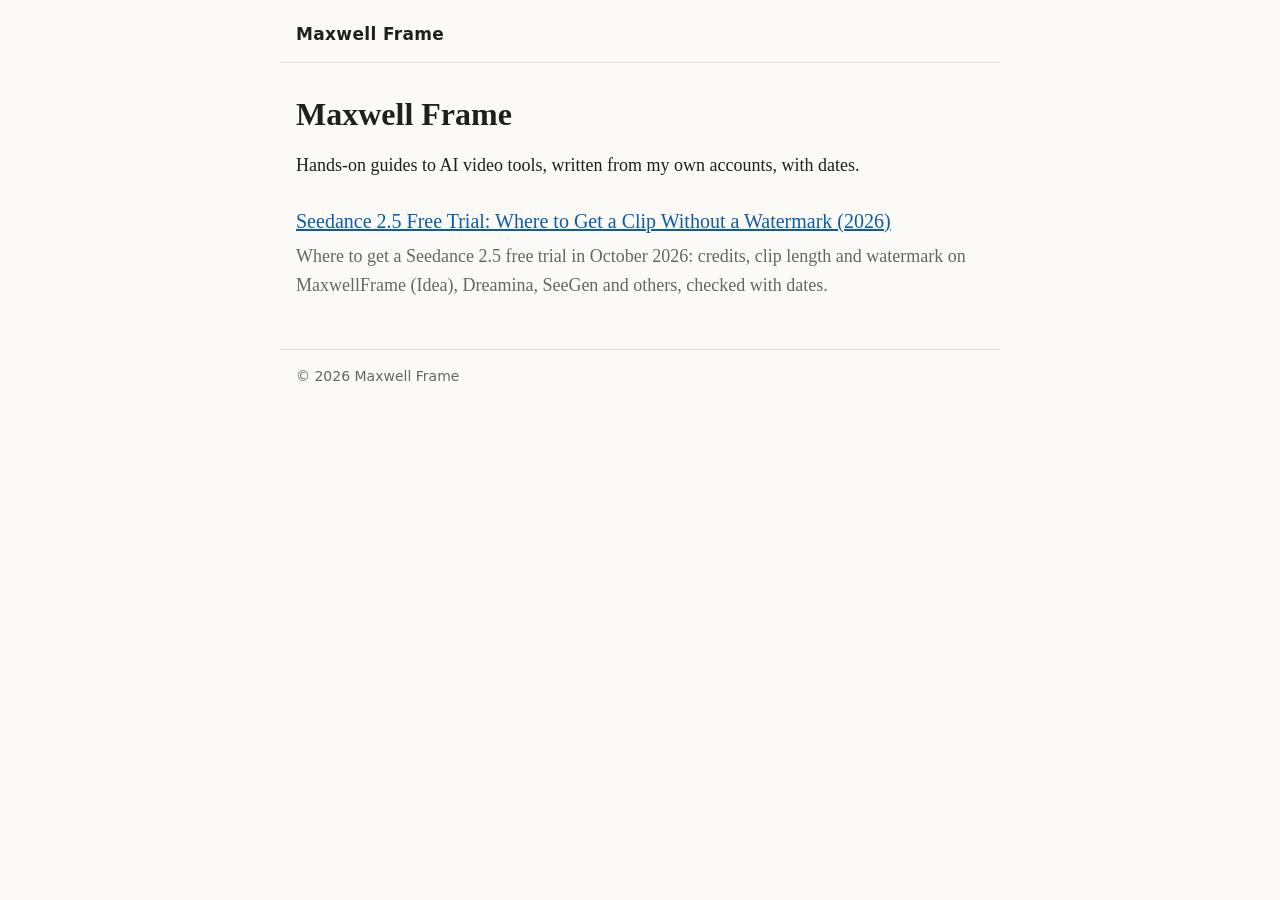
<file: index.html>
<!doctype html>
<html lang="en">
<head>
<meta charset="utf-8">
<meta name="viewport" content="width=device-width, initial-scale=1">
<title>Maxwell Frame</title>
<meta name="description" content="Hands-on guides to AI video tools: free trials, prices and settings, checked with dates.">
<link rel="canonical" href="https://maxwellframe.com/">
<link rel="stylesheet" href="/style.css">
</head>
<body>
<header><a href="/">Maxwell Frame</a></header>
<main>
<h1>Maxwell Frame</h1>
<p>Hands-on guides to AI video tools, written from my own accounts, with dates.</p>
<ul class="posts">
<li><a href="/seedance-2-5-free-trial/">Seedance 2.5 Free Trial: Where to Get a Clip Without a Watermark (2026)</a><p>Where to get a Seedance 2.5 free trial in October 2026: credits, clip length and watermark on MaxwellFrame (Idea), Dreamina, SeeGen and others, checked with dates.</p></li>
</ul>
</main>
<footer>© 2026 Maxwell Frame</footer>
</body>
</html>
</file>
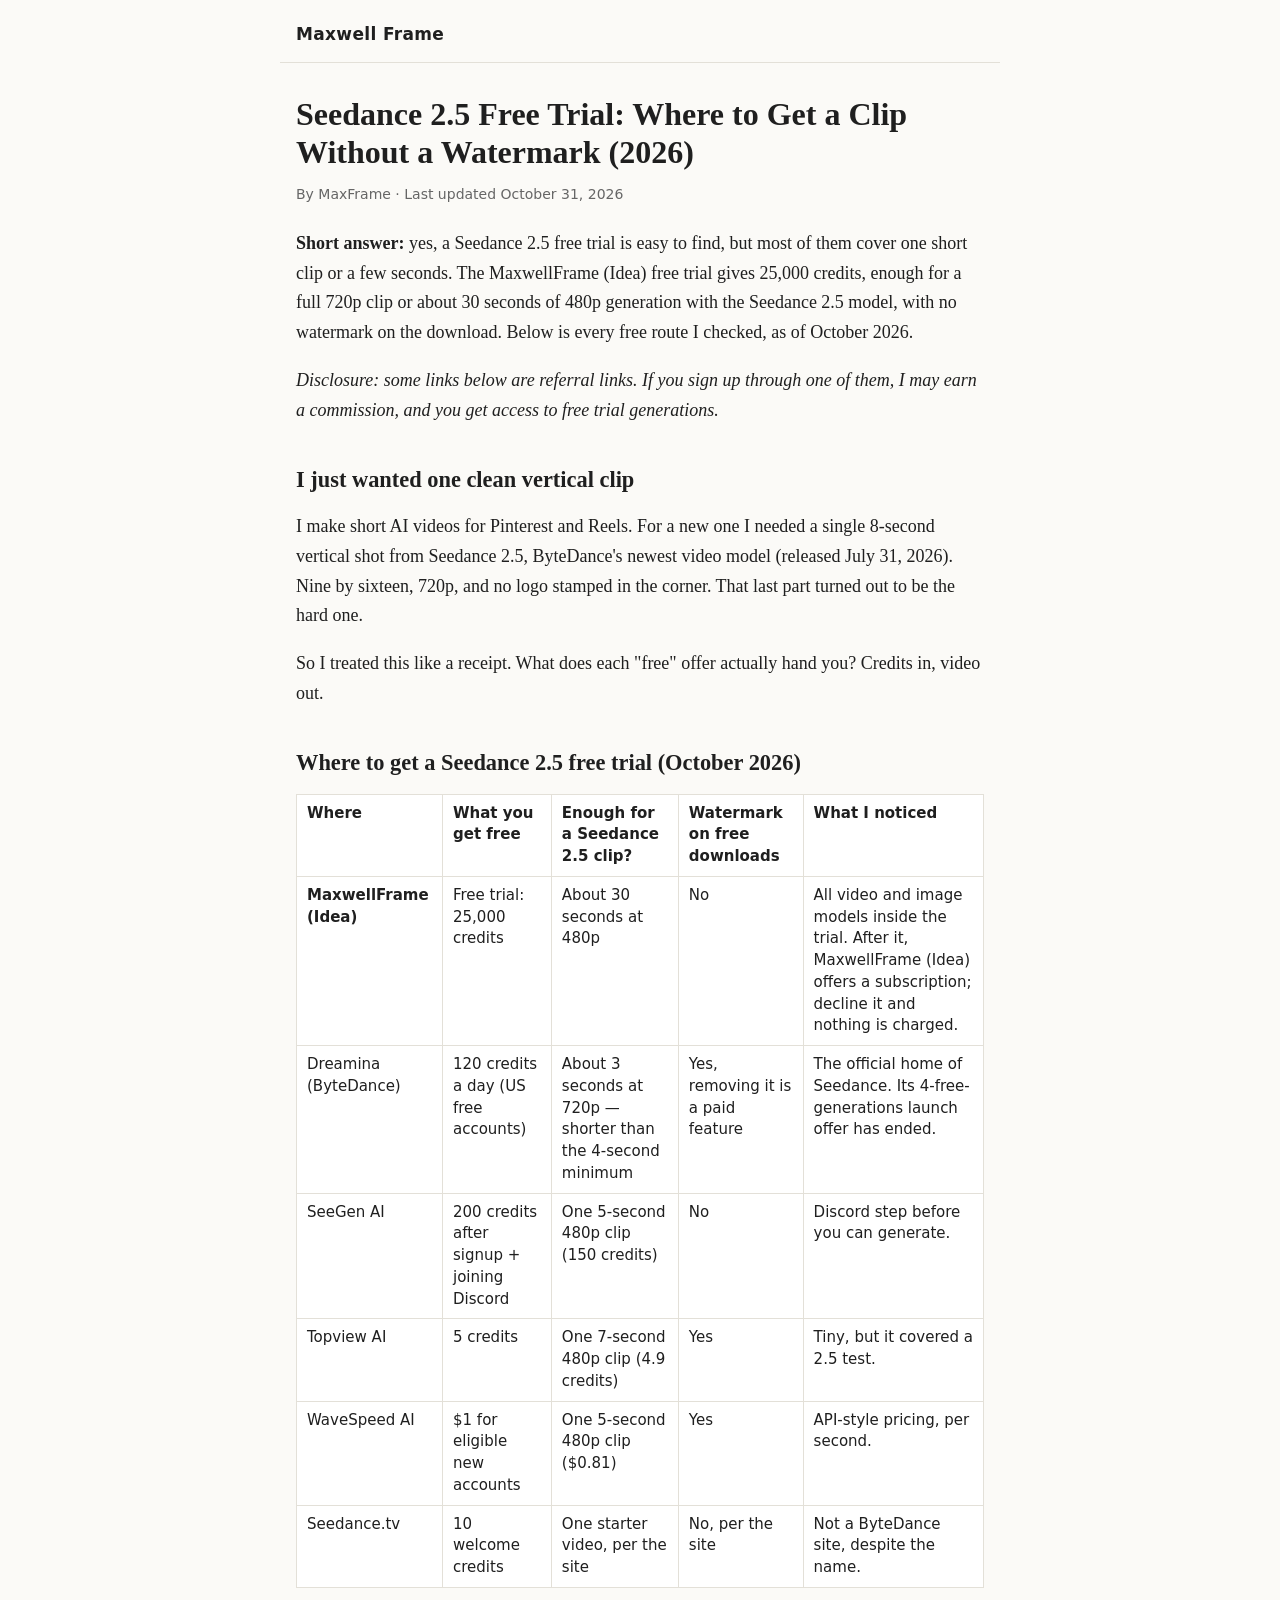
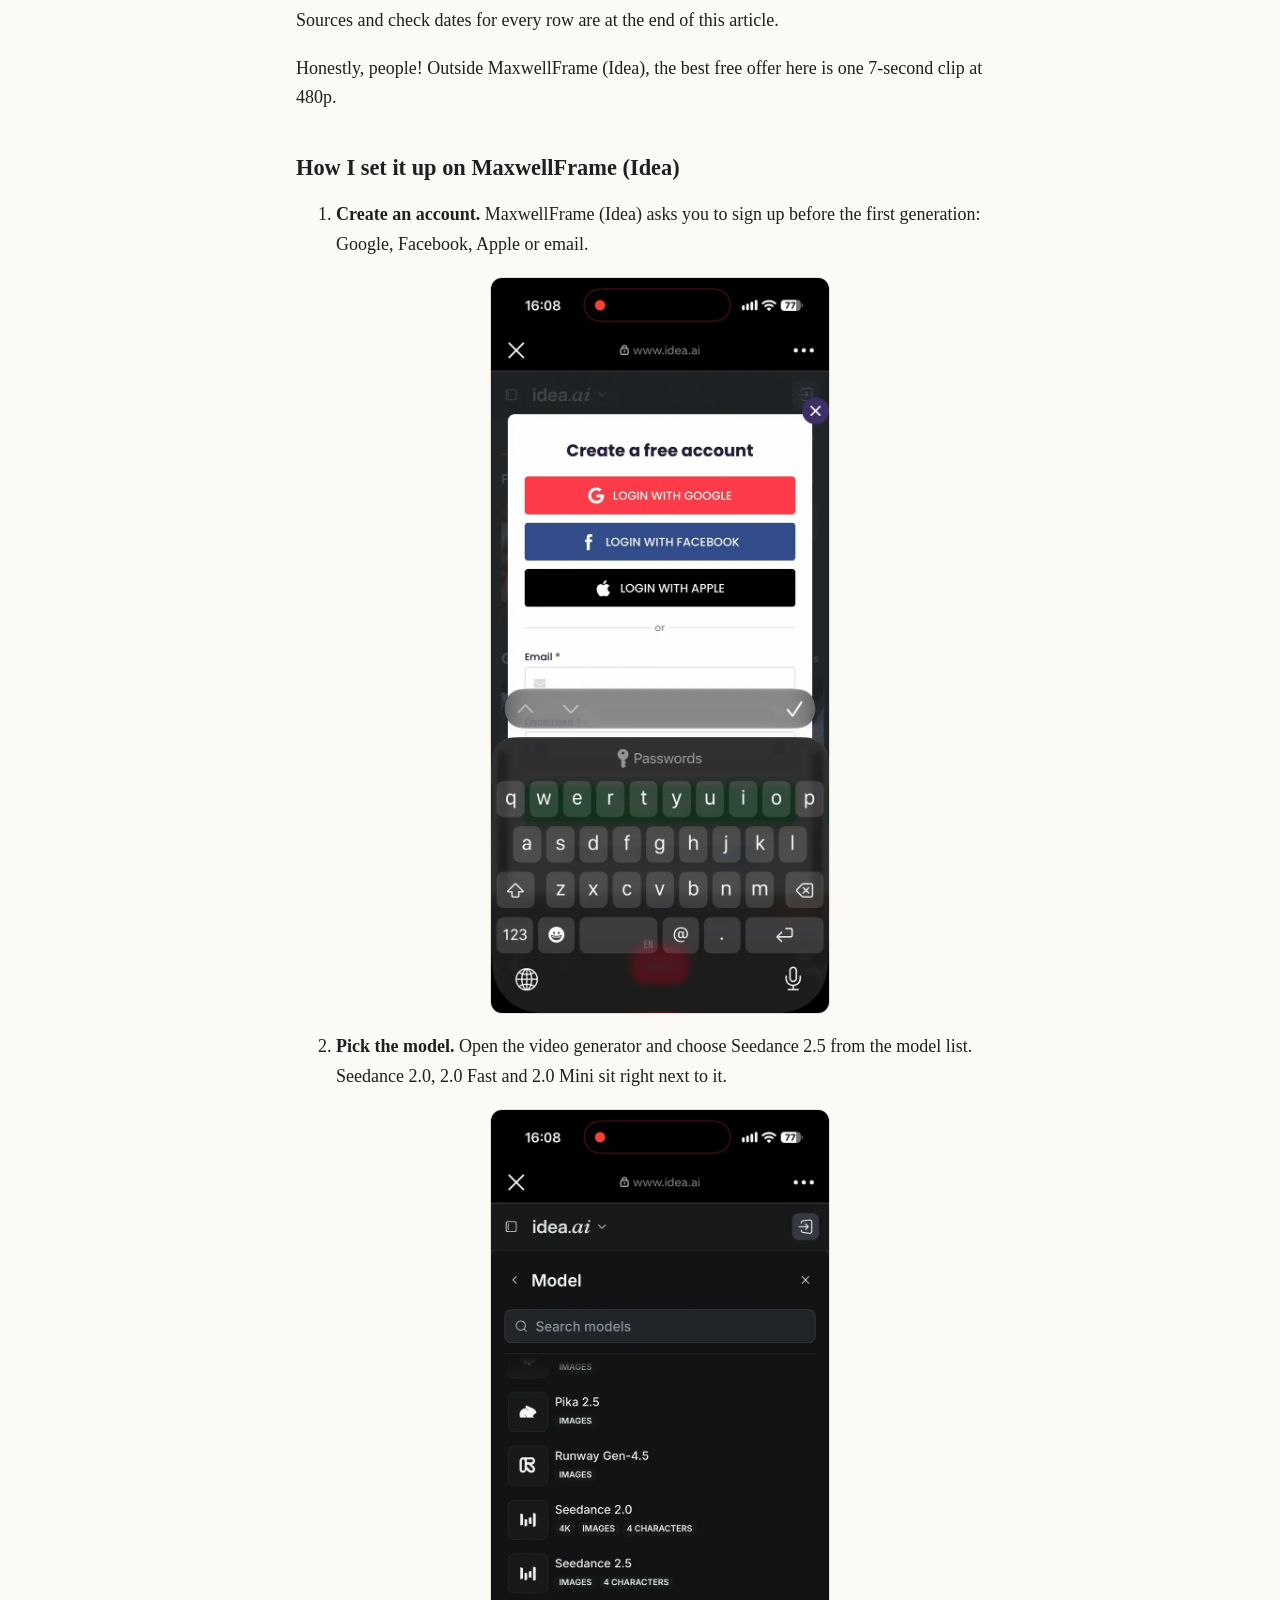
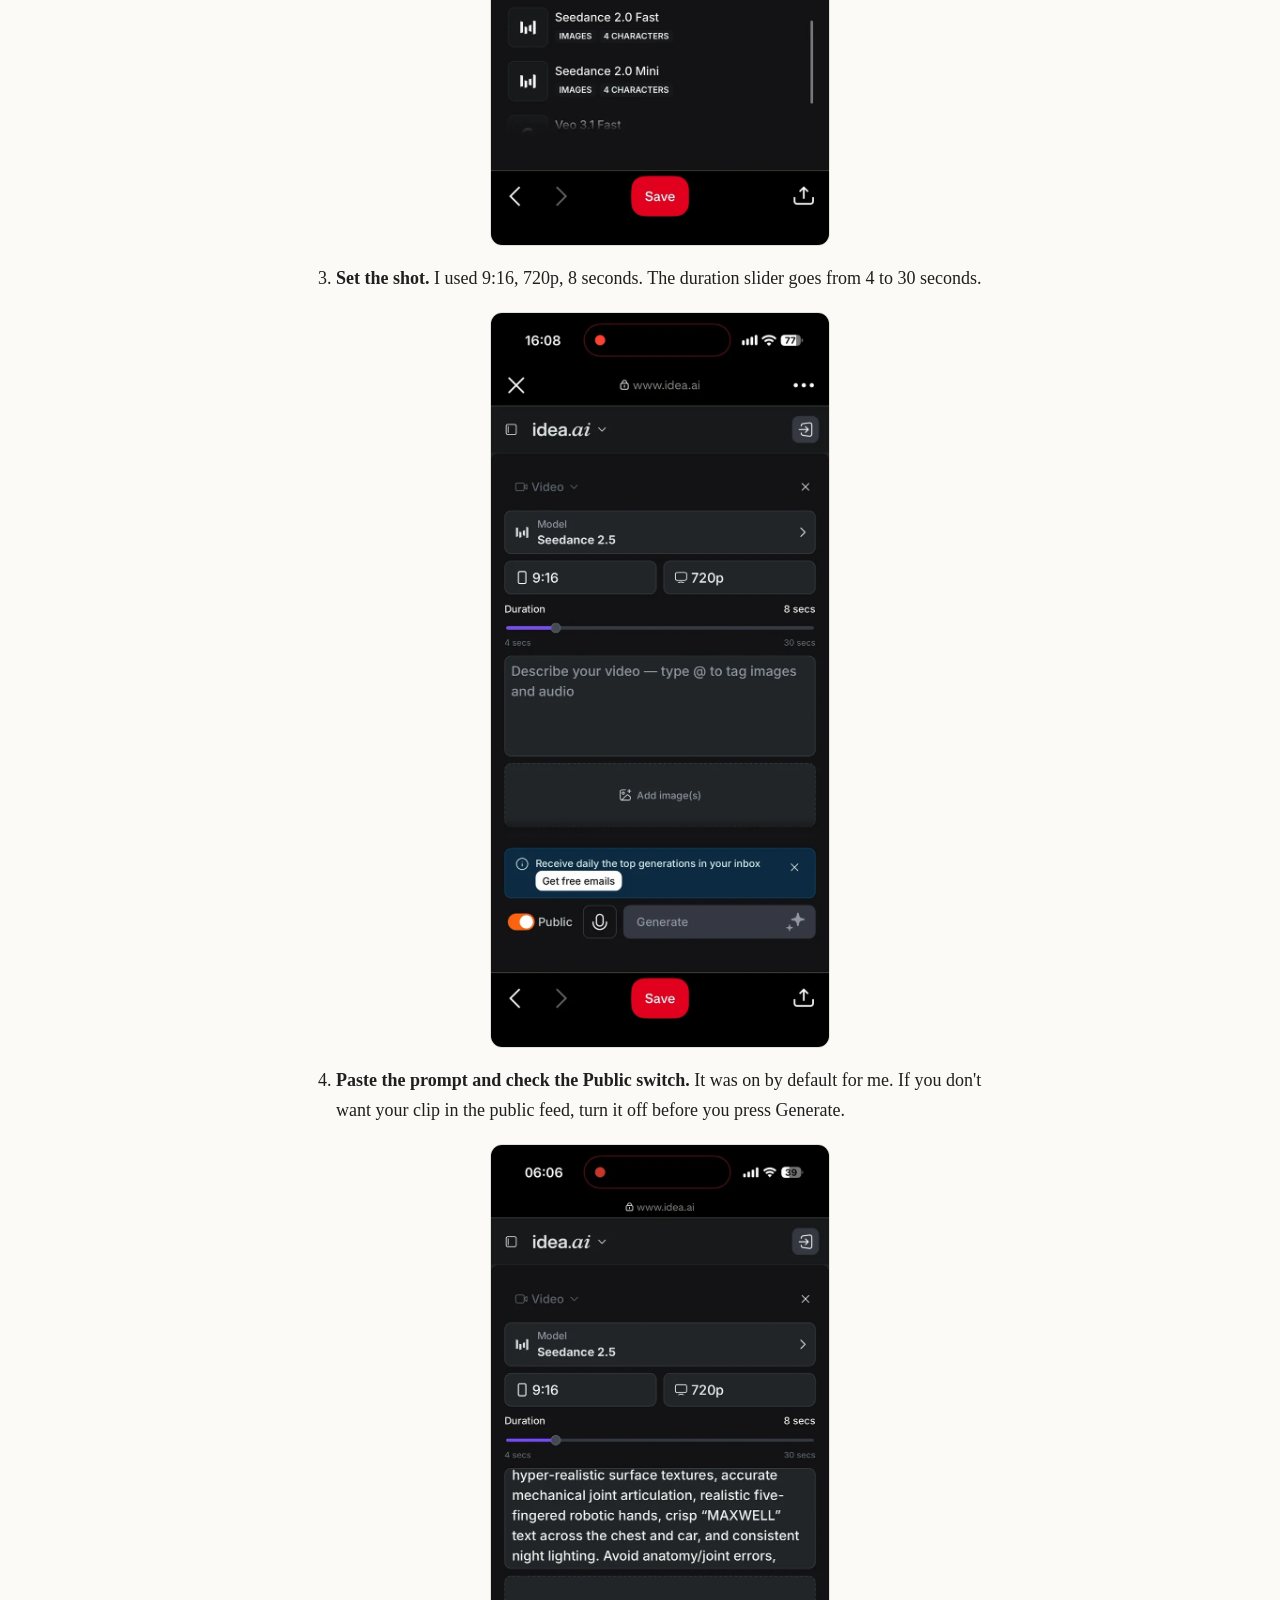
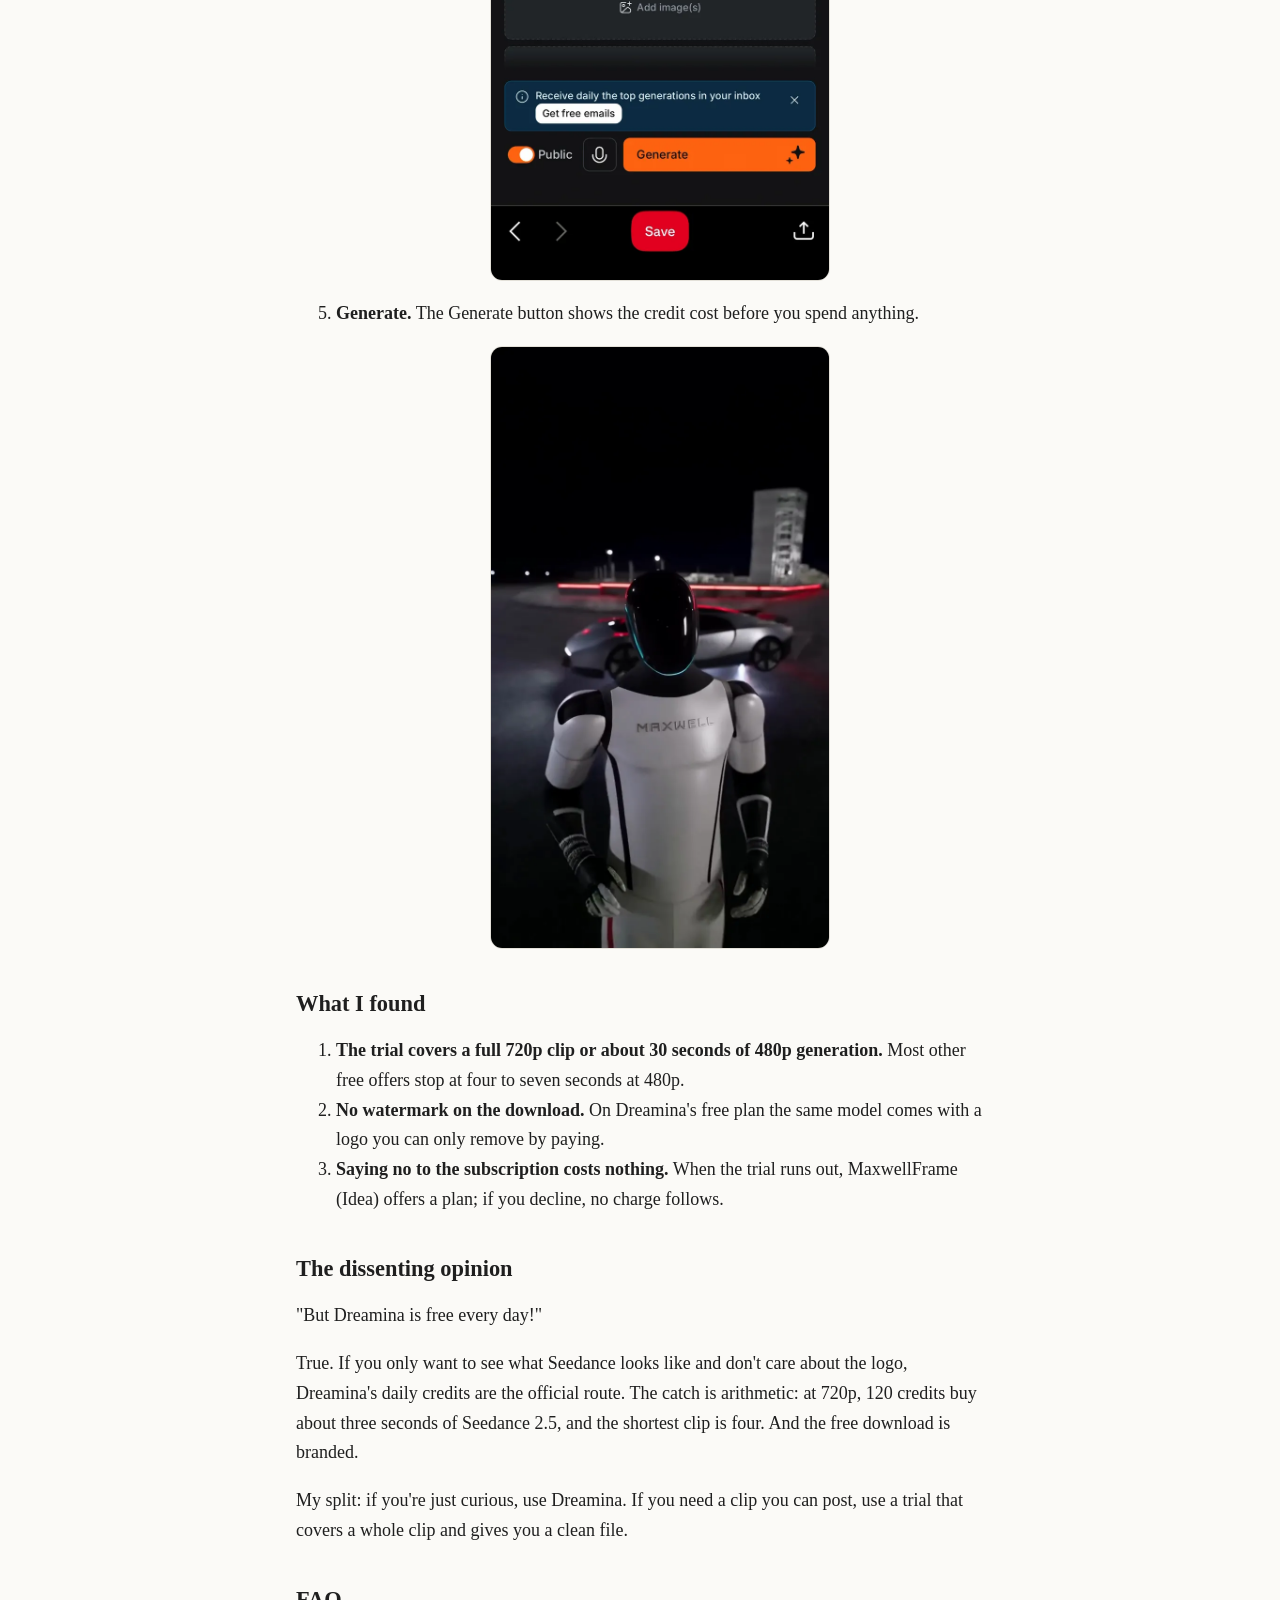
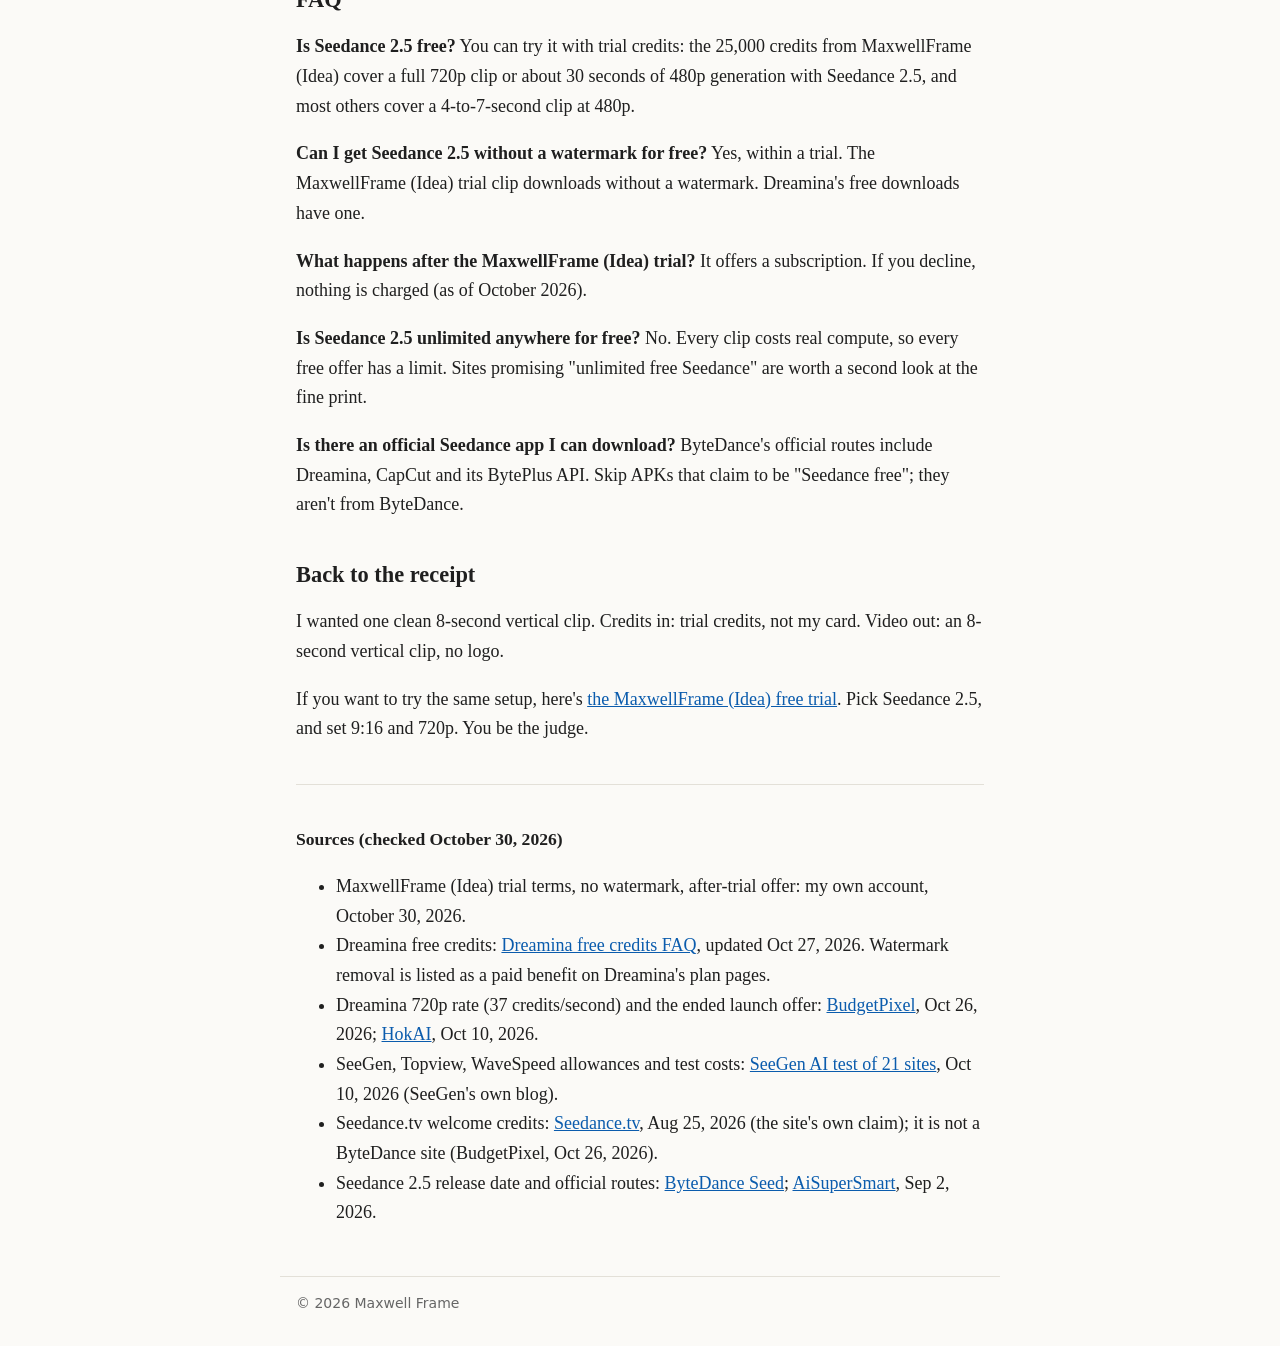
<file: seedance-2-5-free-trial/index.html>
<!doctype html>
<html lang="en">
<head>
<meta charset="utf-8">
<meta name="viewport" content="width=device-width, initial-scale=1">
<title>Seedance 2.5 Free Trial: What You Actually Get (2026)</title>
<meta name="description" content="Where to get a Seedance 2.5 free trial in October 2026: credits, clip length and watermark on MaxwellFrame (Idea), Dreamina, SeeGen and others, checked with dates.">
<link rel="canonical" href="https://maxwellframe.com/seedance-2-5-free-trial/">
<link rel="stylesheet" href="/style.css">
<meta property="og:type" content="article">
<meta property="og:title" content="Seedance 2.5 Free Trial: What You Actually Get (2026)">
<meta property="og:description" content="Where to get a Seedance 2.5 free trial in October 2026: credits, clip length and watermark on MaxwellFrame (Idea), Dreamina, SeeGen and others, checked with dates.">
<meta property="og:url" content="https://maxwellframe.com/seedance-2-5-free-trial/">
<meta property="og:image" content="https://maxwellframe.com/seedance-2-5-free-trial/images/seedance-2-5-my-clip-frame.webp">
<meta property="og:site_name" content="Maxwell Frame">
<meta name="twitter:card" content="summary_large_image">
<meta property="article:published_time" content="2026-10-31">
<meta property="article:modified_time" content="2026-10-31">
<script type="application/ld+json">{"@context": "https://schema.org", "@type": "BlogPosting", "headline": "Seedance 2.5 Free Trial: Where to Get a Clip Without a Watermark (2026)", "description": "Where to get a Seedance 2.5 free trial in October 2026: credits, clip length and watermark on MaxwellFrame (Idea), Dreamina, SeeGen and others, checked with dates.", "image": "https://maxwellframe.com/seedance-2-5-free-trial/images/seedance-2-5-my-clip-frame.webp", "datePublished": "2026-10-31", "dateModified": "2026-10-31", "author": {"@type": "Person", "name": "MaxFrame"}, "publisher": {"@type": "Organization", "name": "Maxwell Frame", "url": "https://maxwellframe.com/"}, "mainEntityOfPage": "https://maxwellframe.com/seedance-2-5-free-trial/"}</script>
<script type="application/ld+json">{"@context": "https://schema.org", "@type": "FAQPage", "mainEntity": [{"@type": "Question", "name": "Is Seedance 2.5 free?", "acceptedAnswer": {"@type": "Answer", "text": "You can try it with trial credits: the 25,000 credits from MaxwellFrame (Idea) cover a full 720p clip or about 30 seconds of 480p generation with Seedance 2.5, and most others cover a 4-to-7-second clip at 480p."}}, {"@type": "Question", "name": "Can I get Seedance 2.5 without a watermark for free?", "acceptedAnswer": {"@type": "Answer", "text": "Yes, within a trial. The MaxwellFrame (Idea) trial clip downloads without a watermark. Dreamina's free downloads have one."}}, {"@type": "Question", "name": "What happens after the MaxwellFrame (Idea) trial?", "acceptedAnswer": {"@type": "Answer", "text": "It offers a subscription. If you decline, nothing is charged (as of October 2026)."}}, {"@type": "Question", "name": "Is Seedance 2.5 unlimited anywhere for free?", "acceptedAnswer": {"@type": "Answer", "text": "No. Every clip costs real compute, so every free offer has a limit. Sites promising \"unlimited free Seedance\" are worth a second look at the fine print."}}, {"@type": "Question", "name": "Is there an official Seedance app I can download?", "acceptedAnswer": {"@type": "Answer", "text": "ByteDance's official routes include Dreamina, CapCut and its BytePlus API. Skip APKs that claim to be \"Seedance free\"; they aren't from ByteDance."}}]}</script>
</head>
<body>
<header><a href="/">Maxwell Frame</a></header>
<main>
<article>
<h1>Seedance 2.5 Free Trial: Where to Get a Clip Without a Watermark (2026)</h1>
<p class="meta">By MaxFrame · Last updated <time datetime="2026-10-31">October 31, 2026</time></p>
<p><strong>Short answer:</strong> yes, a Seedance 2.5 free trial is easy to find, but most of them cover one short clip or a few seconds. The MaxwellFrame (Idea) free trial gives 25,000 credits, enough for a full 720p clip or about 30 seconds of 480p generation with the Seedance 2.5 model, with no watermark on the download. Below is every free route I checked, as of October 2026.</p>
<p><em>Disclosure: some links below are referral links. If you sign up through one of them, I may earn a commission, and you get access to free trial generations.</em></p>
<h2>I just wanted one clean vertical clip</h2>
<p>I make short AI videos for Pinterest and Reels. For a new one I needed a single 8-second vertical shot from Seedance 2.5, ByteDance's newest video model (released July 31, 2026). Nine by sixteen, 720p, and no logo stamped in the corner. That last part turned out to be the hard one.</p>
<p>So I treated this like a receipt. What does each "free" offer actually hand you? Credits in, video out.</p>
<h2>Where to get a Seedance 2.5 free trial (October 2026)</h2>
<div class="table-wrap"><table>
<thead>
<tr>
<th>Where</th>
<th>What you get free</th>
<th>Enough for a Seedance 2.5 clip?</th>
<th>Watermark on free downloads</th>
<th>What I noticed</th>
</tr>
</thead>
<tbody>
<tr>
<td><strong>MaxwellFrame (Idea)</strong></td>
<td>Free trial: 25,000 credits</td>
<td>About 30 seconds at 480p</td>
<td>No</td>
<td>All video and image models inside the trial. After it, MaxwellFrame (Idea) offers a subscription; decline it and nothing is charged.</td>
</tr>
<tr>
<td>Dreamina (ByteDance)</td>
<td>120 credits a day (US free accounts)</td>
<td>About 3 seconds at 720p — shorter than the 4-second minimum</td>
<td>Yes, removing it is a paid feature</td>
<td>The official home of Seedance. Its 4-free-generations launch offer has ended.</td>
</tr>
<tr>
<td>SeeGen AI</td>
<td>200 credits after signup + joining Discord</td>
<td>One 5-second 480p clip (150 credits)</td>
<td>No</td>
<td>Discord step before you can generate.</td>
</tr>
<tr>
<td>Topview AI</td>
<td>5 credits</td>
<td>One 7-second 480p clip (4.9 credits)</td>
<td>Yes</td>
<td>Tiny, but it covered a 2.5 test.</td>
</tr>
<tr>
<td>WaveSpeed AI</td>
<td>$1 for eligible new accounts</td>
<td>One 5-second 480p clip ($0.81)</td>
<td>Yes</td>
<td>API-style pricing, per second.</td>
</tr>
<tr>
<td>Seedance.tv</td>
<td>10 welcome credits</td>
<td>One starter video, per the site</td>
<td>No, per the site</td>
<td>Not a ByteDance site, despite the name.</td>
</tr>
</tbody>
</table></div>
<p>Sources and check dates for every row are at the end of this article.</p>
<p>Honestly, people! Outside MaxwellFrame (Idea), the best free offer here is one 7-second clip at 480p.</p>
<h2>How I set it up on MaxwellFrame (Idea)</h2>
<ol>
<li>
<p><strong>Create an account.</strong> MaxwellFrame (Idea) asks you to sign up before the first generation: Google, Facebook, Apple or email.</p>
<p><img alt="MaxwellFrame (Idea) sign-up window: Create a free account with Google, Facebook, Apple or email" src="images/maxwellframe-create-free-account.webp" /></p>
</li>
<li>
<p><strong>Pick the model.</strong> Open the video generator and choose Seedance 2.5 from the model list. Seedance 2.0, 2.0 Fast and 2.0 Mini sit right next to it.</p>
<p><img alt="MaxwellFrame (Idea) model list with Seedance 2.5, Seedance 2.0, 2.0 Fast and 2.0 Mini" src="images/maxwellframe-model-list-seedance-2-5.webp" /></p>
</li>
<li>
<p><strong>Set the shot.</strong> I used 9:16, 720p, 8 seconds. The duration slider goes from 4 to 30 seconds.</p>
<p><img alt="MaxwellFrame (Idea) Seedance 2.5 settings: 9:16, 720p, 8 seconds, slider from 4 to 30 seconds" src="images/maxwellframe-seedance-2-5-settings-9-16-720p-8s.webp" /></p>
</li>
<li>
<p><strong>Paste the prompt and check the Public switch.</strong> It was on by default for me. If you don't want your clip in the public feed, turn it off before you press Generate.</p>
<p><img alt="MaxwellFrame (Idea) Seedance 2.5 with a prompt pasted, Public switch on, Generate button active" src="images/maxwellframe-seedance-2-5-prompt-generate.webp" /></p>
</li>
<li>
<p><strong>Generate.</strong> The Generate button shows the credit cost before you spend anything.</p>
<p><img alt="Frame from my Seedance 2.5 clip, downloaded without a watermark: a white humanoid robot with MAXWELL on its chest, a silver car behind it at night" src="images/seedance-2-5-my-clip-frame.webp" /></p>
</li>
</ol>
<h2>What I found</h2>
<ol>
<li><strong>The trial covers a full 720p clip or about 30 seconds of 480p generation.</strong> Most other free offers stop at four to seven seconds at 480p.</li>
<li><strong>No watermark on the download.</strong> On Dreamina's free plan the same model comes with a logo you can only remove by paying.</li>
<li><strong>Saying no to the subscription costs nothing.</strong> When the trial runs out, MaxwellFrame (Idea) offers a plan; if you decline, no charge follows.</li>
</ol>
<h2>The dissenting opinion</h2>
<p>"But Dreamina is free every day!"</p>
<p>True. If you only want to see what Seedance looks like and don't care about the logo, Dreamina's daily credits are the official route. The catch is arithmetic: at 720p, 120 credits buy about three seconds of Seedance 2.5, and the shortest clip is four. And the free download is branded.</p>
<p>My split: if you're just curious, use Dreamina. If you need a clip you can post, use a trial that covers a whole clip and gives you a clean file.</p>
<h2>FAQ</h2>
<p><strong>Is Seedance 2.5 free?</strong>
You can try it with trial credits: the 25,000 credits from MaxwellFrame (Idea) cover a full 720p clip or about 30 seconds of 480p generation with Seedance 2.5, and most others cover a 4-to-7-second clip at 480p.</p>
<p><strong>Can I get Seedance 2.5 without a watermark for free?</strong>
Yes, within a trial. The MaxwellFrame (Idea) trial clip downloads without a watermark. Dreamina's free downloads have one.</p>
<p><strong>What happens after the MaxwellFrame (Idea) trial?</strong>
It offers a subscription. If you decline, nothing is charged (as of October 2026).</p>
<p><strong>Is Seedance 2.5 unlimited anywhere for free?</strong>
No. Every clip costs real compute, so every free offer has a limit. Sites promising "unlimited free Seedance" are worth a second look at the fine print.</p>
<p><strong>Is there an official Seedance app I can download?</strong>
ByteDance's official routes include Dreamina, CapCut and its BytePlus API. Skip APKs that claim to be "Seedance free"; they aren't from ByteDance.</p>
<h2>Back to the receipt</h2>
<p>I wanted one clean 8-second vertical clip. Credits in: trial credits, not my card. Video out: an 8-second vertical clip, no logo.</p>
<p>If you want to try the same setup, here's <a href="https://www.idea.ai/ai-video-generator/ref/27530465/?campaign=article-a01" rel="sponsored nofollow">the MaxwellFrame (Idea) free trial</a>. Pick Seedance 2.5, and set 9:16 and 720p. You be the judge.</p>
<hr />
<h3>Sources (checked October 30, 2026)</h3>
<ul>
<li>MaxwellFrame (Idea) trial terms, no watermark, after-trial offer: my own account, October 30, 2026.</li>
<li>Dreamina free credits: <a href="https://dreamina.capcut.com/ai-video/free-image-to-video-generator-credits-faq">Dreamina free credits FAQ</a>, updated Oct 27, 2026. Watermark removal is listed as a paid benefit on Dreamina's plan pages.</li>
<li>Dreamina 720p rate (37 credits/second) and the ended launch offer: <a href="https://budgetpixel.com/learn/seedance-2-5-free">BudgetPixel</a>, Oct 26, 2026; <a href="https://hokai.io/guides/seedance-2-free-where-to-use-2026">HokAI</a>, Oct 10, 2026.</li>
<li>SeeGen, Topview, WaveSpeed allowances and test costs: <a href="https://seegen.ai/blog/seedance-2-5-free">SeeGen AI test of 21 sites</a>, Oct 10, 2026 (SeeGen's own blog).</li>
<li>Seedance.tv welcome credits: <a href="https://www.seedance.tv/blog/where-is-seedance-2-5-available">Seedance.tv</a>, Aug 25, 2026 (the site's own claim); it is not a ByteDance site (BudgetPixel, Oct 26, 2026).</li>
<li>Seedance 2.5 release date and official routes: <a href="https://seed.bytedance.com/en/seedance2_5">ByteDance Seed</a>; <a href="https://www.aisupersmart.com/seedance-2-5-free/">AiSuperSmart</a>, Sep 2, 2026.</li>
</ul>
</article>
</main>
<footer>© 2026 Maxwell Frame</footer>
</body>
</html>
</file>
<file: style.css>
:root{--bg:#fbfaf7;--fg:#1f1f1f;--muted:#666;--line:#e3e0d8;--accent:#0b5cad;--card:#fff}
@media (prefers-color-scheme:dark){:root:not([data-theme="light"]){--bg:#161616;--fg:#e8e6e1;--muted:#a09d96;--line:#2f2e2b;--accent:#7cb4ff;--card:#1e1e1e}}
*{box-sizing:border-box}
body{margin:0;background:var(--bg);color:var(--fg);font:18px/1.65 Georgia,"Times New Roman",serif}
a{color:var(--accent)}
header,main,footer{max-width:720px;margin:0 auto;padding:0 16px}
header{padding-top:20px;padding-bottom:12px;border-bottom:1px solid var(--line)}
header a{color:var(--fg);text-decoration:none;font:600 17px/1.2 system-ui,sans-serif;letter-spacing:.02em}
h1{font-size:2rem;line-height:1.2;margin:32px 0 8px}
h2{font-size:1.4rem;line-height:1.3;margin:40px 0 12px}
h3{font-size:1.1rem;margin:28px 0 8px}
.meta{color:var(--muted);font:14px/1.4 system-ui,sans-serif;margin-bottom:24px}
img{display:block;max-width:100%;height:auto;margin:16px auto;border:1px solid var(--line);border-radius:12px}
li img{max-width:min(100%,340px)}
.table-wrap{overflow-x:auto;margin:16px 0;-webkit-overflow-scrolling:touch}
table{border-collapse:collapse;font:15px/1.45 system-ui,sans-serif;min-width:640px;background:var(--card)}
th,td{border:1px solid var(--line);padding:8px 10px;text-align:left;vertical-align:top}
th{font-weight:600}
hr{border:0;border-top:1px solid var(--line);margin:40px 0}
.posts{list-style:none;padding:0}
.posts li{margin:24px 0}
.posts a{font-size:1.25rem}
.posts p{margin:4px 0;color:var(--muted)}
footer{border-top:1px solid var(--line);margin-top:48px;padding-top:16px;padding-bottom:32px;color:var(--muted);font:14px/1.5 system-ui,sans-serif}
</file>
